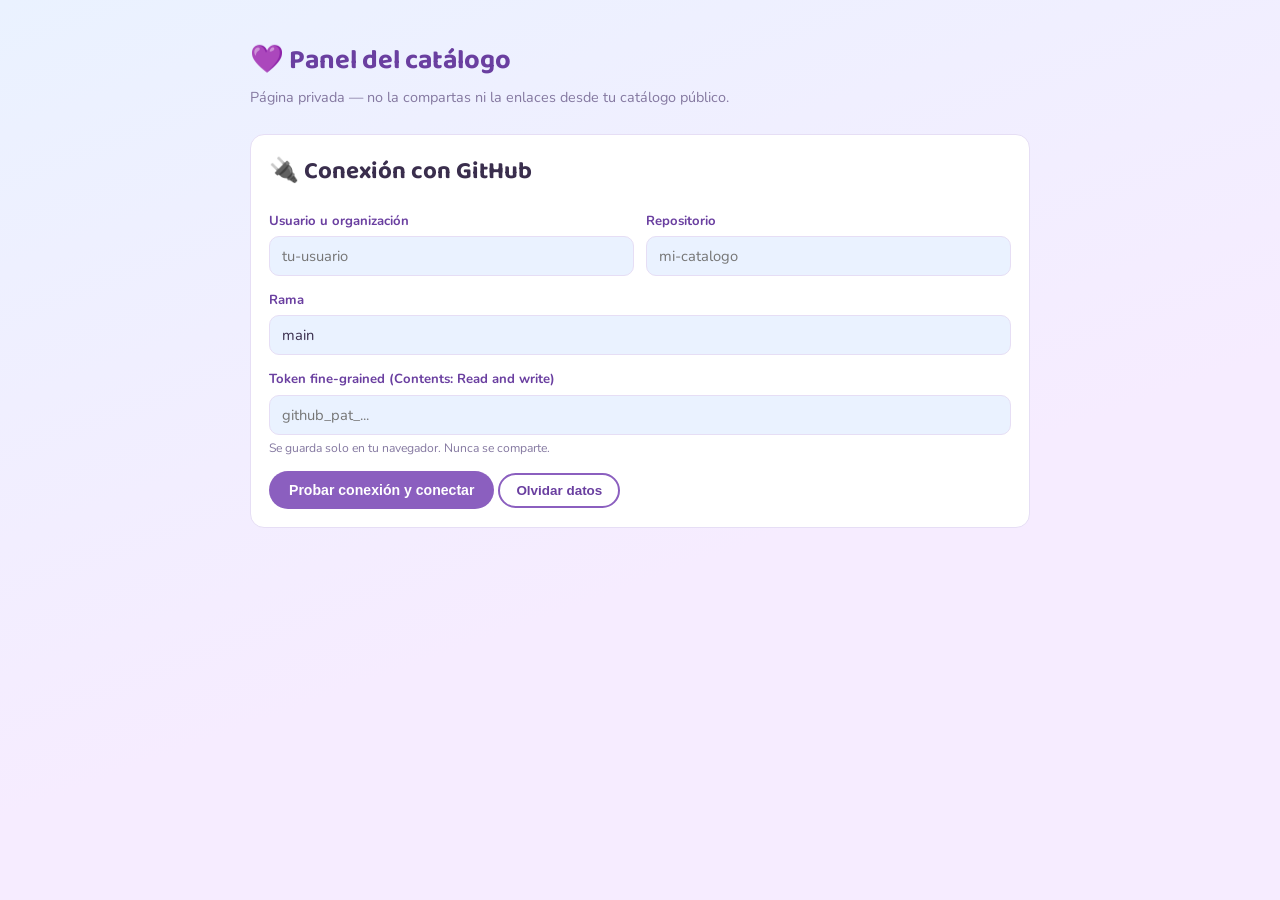
<file: admin.html>
<!DOCTYPE html>
<html lang="es">
<head>
<meta charset="UTF-8">
<meta name="viewport" content="width=device-width, initial-scale=1.0">
<title>Panel Admin — Catálogo</title>
<meta name="robots" content="noindex, nofollow">
<link rel="preconnect" href="https://fonts.googleapis.com">
<link href="https://fonts.googleapis.com/css2?family=Baloo+2:wght@600;700&family=Nunito:wght@400;600;700;800&display=swap" rel="stylesheet">
<link rel="stylesheet" href="assets/style.css">
<link rel="stylesheet" href="assets/admin.css">
</head>
<body>

<div class="admin-wrap">
  <h1>💜 Panel del catálogo</h1>
  <p class="lede">Página privada — no la compartas ni la enlaces desde tu catálogo público.</p>

  <div id="status" class="status hidden"></div>

  <div class="field" style="background:#fff; border:1px solid var(--line); border-radius:14px; padding:18px;">
    <h2 style="margin-top:0;">🔌 Conexión con GitHub</h2>
    <form id="cfg-form">
      <div class="row2">
        <div class="field"><label>Usuario u organización</label><input id="cfg-owner" required placeholder="tu-usuario"></div>
        <div class="field"><label>Repositorio</label><input id="cfg-repo" required placeholder="mi-catalogo"></div>
      </div>
      <div class="field"><label>Rama</label><input id="cfg-branch" value="main"></div>
      <div class="field">
        <label>Token fine-grained (Contents: Read and write)</label>
        <input id="cfg-token" type="password" required placeholder="github_pat_...">
        <small class="help">Se guarda solo en tu navegador. Nunca se comparte.</small>
      </div>
      <button class="btn-solid" type="submit">Probar conexión y conectar</button>
      <button class="btn-outline" type="button" id="cfg-forget">Olvidar datos</button>
    </form>
  </div>

  <div id="editor" class="hidden">
    <div class="tabs">
      <button class="btn-outline tab-btn active" data-tab="site">🖼️ Portada</button>
      <button class="btn-outline tab-btn" data-tab="cats">🗂️ Categorías</button>
      <button class="btn-outline tab-btn" data-tab="contact">✉️ Contacto</button>
      <button class="btn-outline tab-btn" data-tab="products">🎁 Productos</button>
    </div>

    <!-- SITE TAB -->
    <div class="tab-panel" data-panel="site">
      <div class="field" style="background:#fff; border:1px solid var(--line); border-radius:14px; padding:18px;">
        <h2 style="margin-top:0;">Portada</h2>
        <div class="row2">
          <div class="field"><label>Nombre de marca</label><input id="s-brand"></div>
          <div class="field"><label>Título del sitio</label><input id="s-title"></div>
        </div>
        <div class="field"><label>Bajada / tagline</label><textarea id="s-tagline"></textarea></div>
        <div class="field"><label>Texto del sello (ej: "Est. 2024")</label><input id="s-seal"></div>
        <div class="row3">
          <div class="field"><label>Badge 1</label><input id="s-badge1"></div>
          <div class="field"><label>Badge 2</label><input id="s-badge2"></div>
          <div class="field"><label>Badge 3</label><input id="s-badge3"></div>
        </div>
        <div class="field">
          <label>Imagen de portada (URL, opcional)</label>
          <input id="s-hero" placeholder="https://...">
          <small class="help">Tamaño recomendado: 1500 × 500 px (proporción 3:1). Si subís otra medida, se recorta para mantener esa proporción, así que centrá lo importante de la imagen.</small>
        </div>
        <div class="field"><label>Link de "Muestras Gratis" general</label><input id="s-samples"></div>
        <div class="field"><label>Aviso / disclaimer</label><textarea id="s-disclaimer"></textarea></div>
        <button class="btn-solid" id="save-site">Guardar portada</button>
      </div>
    </div>

    <!-- CATEGORIES TAB -->
    <div class="tab-panel hidden" data-panel="cats">
      <div class="field" style="background:#fff; border:1px solid var(--line); border-radius:14px; padding:18px;">
        <h2 style="margin-top:0;">Categorías</h2>
        <div id="cat-rows"></div>
        <button class="btn-outline" id="add-cat" type="button">+ Agregar categoría</button>
        <div style="margin-top:16px;"><button class="btn-solid" id="save-cats">Guardar categorías</button></div>
      </div>
    </div>

    <!-- CONTACT TAB -->
    <div class="tab-panel hidden" data-panel="contact">
      <div class="field" style="background:#fff; border:1px solid var(--line); border-radius:14px; padding:18px;">
        <h2 style="margin-top:0;">Contacto</h2>
        <div class="row2">
          <div class="field"><label>Email</label><input id="c-email"></div>
          <div class="field"><label>Twitter / X (URL)</label><input id="c-twitter"></div>
        </div>
        <div class="row2">
          <div class="field"><label>Instagram (URL)</label><input id="c-instagram"></div>
          <div class="field"><label>Discord (URL)</label><input id="c-discord"></div>
        </div>
        <button class="btn-solid" id="save-contact">Guardar contacto</button>
      </div>
    </div>

    <!-- PRODUCTS TAB -->
    <div class="tab-panel hidden" data-panel="products">
      <div class="field" style="background:#fff; border:1px solid var(--line); border-radius:14px; padding:18px;">
        <h2 style="margin-top:0;">Agregar nuevo pack</h2>
        <form id="add-form">
          <div class="row2">
            <div class="field"><label>Título (Español)</label><input id="new-name" required></div>
            <div class="field"><label>Categoría</label><select id="new-category"></select></div>
          </div>
          <div class="field"><label>Imagen de portada (URL)</label><input id="new-image" placeholder="https://..."></div>
          <div class="field"><label>Descripción (Español) — se muestra al hacer clic en el producto</label><textarea id="new-desc"></textarea></div>
          <div class="field"><label>Tags (separados por coma, sin traducción)</label><input id="new-tags" placeholder="cyberpunk, retratos, 24 imágenes"></div>
          <div class="row2">
            <div class="field"><label>Link de compra</label><input id="new-purchase" placeholder="https://..."></div>
            <div class="field"><label>Link de muestra gratis</label><input id="new-sample" placeholder="https://..."></div>
          </div>
          <div style="border-top:1px dashed var(--line); margin:16px 0; padding-top:14px;">
            <small class="help" style="margin-bottom:10px; display:block;">🌍 Traducciones opcionales. Si las dejás vacías, ese idioma muestra el texto en español.</small>
            <div class="field"><label>Título (English)</label><input id="new-name-en"></div>
            <div class="field"><label>Descripción (English)</label><textarea id="new-desc-en"></textarea></div>
            <div class="field"><label>Título (日本語)</label><input id="new-name-ja"></div>
            <div class="field"><label>Descripción (日本語)</label><textarea id="new-desc-ja"></textarea></div>
          </div>
          <button class="btn-solid" type="submit">Agregar a la lista</button>
        </form>
      </div>

      <div class="field" style="background:#fff; border:1px solid var(--line); border-radius:14px; padding:18px; margin-top:16px;">
        <h2 style="margin-top:0;">Packs actuales</h2>
        <div id="product-list"></div>
      </div>

      <div style="display:flex; gap:10px; margin-top:6px;">
        <button class="btn-solid" id="save-products">Guardar productos en GitHub</button>
        <button class="btn-outline" id="reload-products">Recargar desde GitHub</button>
      </div>
    </div>
  </div>
</div>

<script src="assets/admin.js"></script>
</body>
</html>
</file>
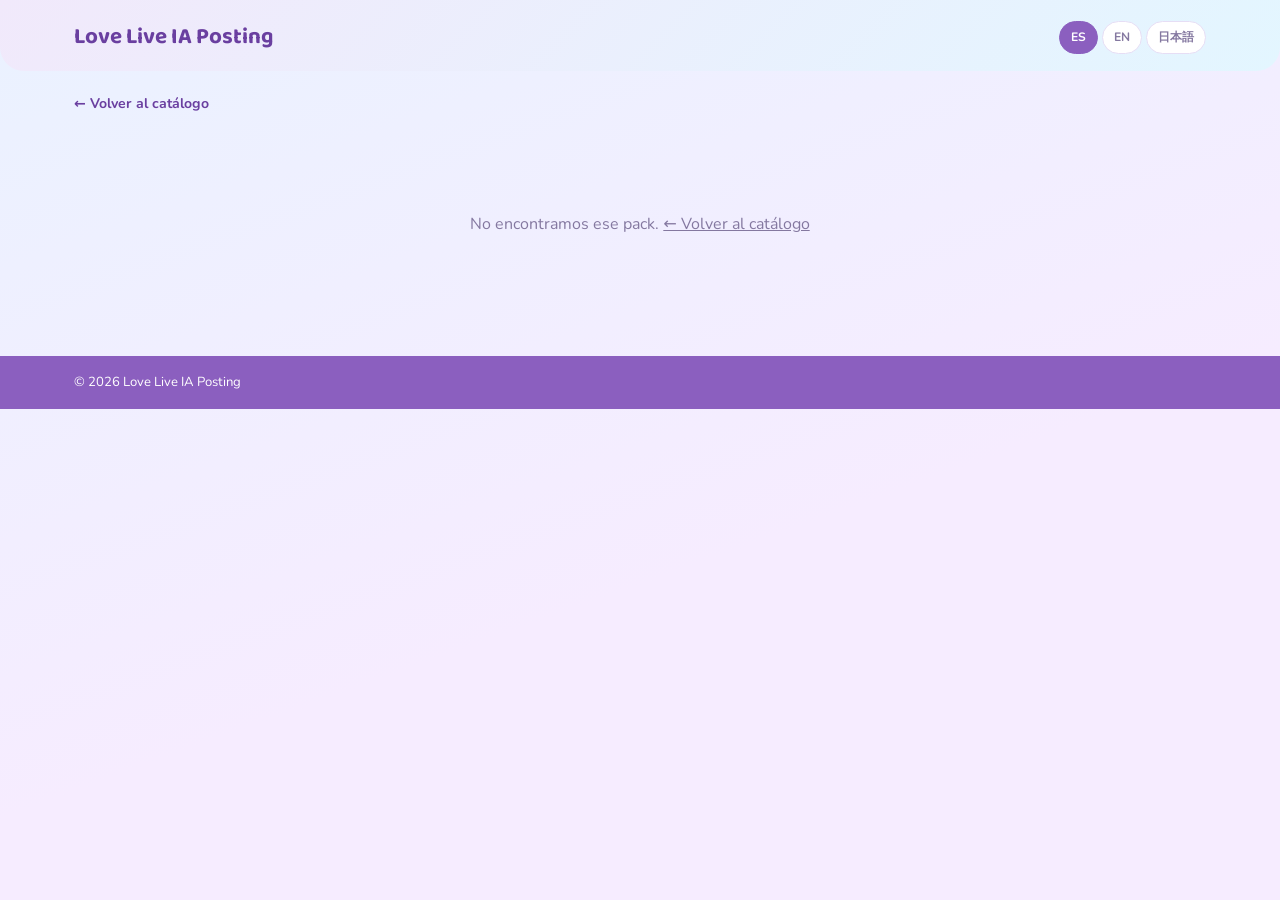
<file: producto.html>
<!DOCTYPE html>
<html lang="es">
<head>
<meta charset="UTF-8">
<meta name="viewport" content="width=device-width, initial-scale=1.0">
<title>Detalle del pack</title>
<link rel="preconnect" href="https://fonts.googleapis.com">
<link href="https://fonts.googleapis.com/css2?family=Baloo+2:wght@600;700&family=Nunito:wght@400;600;700;800&display=swap" rel="stylesheet">
<link rel="stylesheet" href="assets/style.css">
</head>
<body>

<header class="hero" style="border-radius:0 0 24px 24px; padding-bottom:16px;">
  <div class="wrap hero-inner" style="gap:16px; padding-top:20px; justify-content:space-between;">
    <p class="brand" id="brand-name" style="margin:0;">Tu Marca</p>
    <div class="lang-switch" id="lang-switch"></div>
  </div>
</header>

<div class="wrap">
  <a class="back-link" id="back-link" href="index.html">← Volver al catálogo</a>
  <div id="content">
    <p class="loading-msg" id="loading-msg">Cargando pack…</p>
  </div>

  <div id="related-wrap"></div>
</div>

<footer class="site-footer" style="margin-top:40px;">
  <div class="wrap">
    <span id="footer-brand">© 2024 Tu Marca</span>
  </div>
</footer>

<script src="assets/i18n.js"></script>
<script src="assets/product.js"></script>
</body>
</html>
</file>
<file: assets/style.css>
:root {
  --bg-a: #eaf2ff;
  --bg-b: #f6ecff;
  --surface: #ffffff;
  --text: #3a2e4d;
  --text-muted: #8478a0;
  --purple: #8b5fbf;
  --purple-dark: #6a3fa0;
  --purple-soft: #f1e9fb;
  --pink: #ff8fb1;
  --pink-soft: #ffe6ee;
  --blue: #5ec8f2;
  --blue-soft: #e3f6ff;
  --yellow: #ffd166;
  --line: #e6def5;
  --radius: 18px;
  --shadow: 0 10px 28px rgba(139, 95, 191, 0.14);
}

* { box-sizing: border-box; }

body {
  margin: 0;
  background: linear-gradient(160deg, var(--bg-a), var(--bg-b) 60%);
  background-attachment: fixed;
  color: var(--text);
  font-family: 'Nunito', system-ui, sans-serif;
  line-height: 1.55;
}

a { color: inherit; }

.wrap {
  max-width: 1180px;
  margin: 0 auto;
  padding: 0 24px;
}

h1, h2, h3 { font-family: 'Baloo 2', 'Nunito', sans-serif; }

/* ---------- Sparkle decorations ---------- */
.sparkle {
  position: absolute;
  pointer-events: none;
  opacity: 0.7;
}

/* ---------- Hero ---------- */
.hero {
  position: relative;
  overflow: hidden;
  background: linear-gradient(135deg, var(--purple-soft), var(--blue-soft));
  border-radius: 0 0 32px 32px;
  padding-bottom: 36px;
}

.hero-banner-wrap {
  width: 100%;
  aspect-ratio: 3 / 1; /* ~1500x500 */
  overflow: hidden;
  background: linear-gradient(135deg, var(--purple-soft), var(--blue-soft));
}

.hero-banner-img {
  width: 100%;
  height: 100%;
  object-fit: cover;
  display: block;
}

.hero-inner {
  display: flex;
  align-items: center;
  gap: 28px;
  flex-wrap: wrap;
  padding-top: 28px;
}

.seal {
  flex-shrink: 0;
  width: 128px;
  height: 148px;
  background: linear-gradient(160deg, var(--purple), var(--purple-dark));
  clip-path: polygon(50% 0%, 100% 20%, 100% 75%, 50% 100%, 0% 75%, 0% 20%);
  display: flex;
  align-items: center;
  justify-content: center;
  color: #fff;
  text-align: center;
  padding: 10px;
  box-shadow: var(--shadow);
}

.seal .seal-text {
  font-family: 'Baloo 2', sans-serif;
  font-size: 13px;
  line-height: 1.3;
}

.hero-text { flex: 1; min-width: 260px; }

.hero h1 {
  font-size: clamp(2.1rem, 4.4vw, 3.1rem);
  margin: 0 0 6px;
  background: linear-gradient(90deg, var(--purple-dark), var(--pink));
  -webkit-background-clip: text;
  background-clip: text;
  color: transparent;
  font-weight: 700;
}

.hero .brand {
  font-family: 'Baloo 2', sans-serif;
  font-size: 1.4rem;
  color: var(--purple-dark);
  margin: 0 0 2px;
  font-weight: 700;
}

.hero .tagline {
  color: var(--text-muted);
  font-size: 1.02rem;
  margin: 6px 0 16px;
  max-width: 52ch;
}

.badges { display: flex; gap: 10px; flex-wrap: wrap; }

.badge-pill {
  font-size: 0.82rem;
  font-weight: 700;
  padding: 7px 16px;
  border-radius: 100px;
  color: #fff;
}

.badge-pill:nth-child(1) { background: var(--purple); }
.badge-pill:nth-child(2) { background: var(--blue); }
.badge-pill:nth-child(3) { background: var(--pink); }

/* ---------- Nav ---------- */
nav.topnav {
  background: var(--surface);
  border-radius: var(--radius);
  box-shadow: var(--shadow);
  margin: -22px 24px 0;
  padding: 10px 18px;
  display: flex;
  align-items: center;
  gap: 6px;
  flex-wrap: wrap;
  position: relative;
  z-index: 5;
}

nav.topnav .nav-link {
  text-decoration: none;
  color: var(--text);
  font-weight: 700;
  font-size: 0.88rem;
  padding: 9px 14px;
  border-radius: 100px;
  display: flex;
  align-items: center;
  gap: 6px;
}

nav.topnav .nav-link:hover { background: var(--purple-soft); }
nav.topnav .nav-link.active { background: var(--purple); color: #fff; }

nav.topnav .search {
  margin-left: auto;
  border: 1px solid var(--line);
  border-radius: 100px;
  padding: 8px 14px;
  font-size: 0.85rem;
  min-width: 180px;
  background: var(--bg-a);
}

.lang-switch { display: flex; gap: 4px; margin-left: 10px; }

.lang-btn {
  border: 1px solid var(--line);
  background: #fff;
  color: var(--text-muted);
  font-family: 'Nunito', sans-serif;
  font-weight: 700;
  font-size: 0.76rem;
  padding: 7px 11px;
  border-radius: 100px;
  cursor: pointer;
}

.lang-btn:hover { border-color: var(--purple); }
.lang-btn.active { background: var(--purple); color: #fff; border-color: var(--purple); }

/* ---------- Layout ---------- */
.layout {
  display: grid;
  grid-template-columns: 250px 1fr;
  gap: 26px;
  padding: 34px 0 20px;
  align-items: start;
}

@media (max-width: 860px) {
  .layout { grid-template-columns: 1fr; }
}

.panel-card {
  background: var(--surface);
  border-radius: var(--radius);
  box-shadow: var(--shadow);
  padding: 20px;
}

.panel-card h2 {
  font-size: 1.02rem;
  color: var(--purple-dark);
  margin: 0 0 14px;
  display: flex;
  align-items: center;
  gap: 8px;
}

.cat-list { list-style: none; margin: 0; padding: 0; display: flex; flex-direction: column; gap: 4px; }

.cat-list button {
  width: 100%;
  display: flex;
  justify-content: space-between;
  align-items: center;
  background: none;
  border: none;
  text-align: left;
  padding: 10px 12px;
  border-radius: 12px;
  font-family: 'Nunito', sans-serif;
  font-weight: 700;
  font-size: 0.9rem;
  color: var(--text);
  cursor: pointer;
}

.cat-list button:hover { background: var(--purple-soft); }
.cat-list button.active { background: var(--purple); color: #fff; }

.cat-list .count {
  font-size: 0.75rem;
  background: var(--bg-a);
  color: var(--purple-dark);
  border-radius: 100px;
  padding: 2px 9px;
}

.cat-list button.active .count { background: rgba(255,255,255,0.25); color: #fff; }

.info-box {
  color: var(--text-muted);
  font-size: 0.85rem;
  margin-top: 18px;
}

/* ---------- Product grid ---------- */
.section-title {
  font-size: 1.15rem;
  color: var(--purple-dark);
  margin: 0 0 16px;
}

.grid {
  display: grid;
  grid-template-columns: repeat(auto-fill, minmax(250px, 1fr));
  gap: 22px;
}

.card {
  background: var(--surface);
  border-radius: var(--radius);
  box-shadow: var(--shadow);
  overflow: hidden;
  text-decoration: none;
  color: var(--text);
  display: flex;
  flex-direction: column;
  transition: transform .18s ease;
}

.card:hover { transform: translateY(-4px); }

.card .thumb-wrap { position: relative; }

.card .thumb {
  width: 100%;
  aspect-ratio: 1 / 1;
  object-fit: cover;
  display: block;
  background: var(--purple-soft);
}

.card .cat-badge {
  position: absolute;
  top: 10px;
  left: 10px;
  background: var(--purple);
  color: #fff;
  font-size: 0.7rem;
  font-weight: 700;
  padding: 4px 10px;
  border-radius: 100px;
}

.card .body { padding: 14px 16px 16px; display: flex; flex-direction: column; gap: 8px; flex: 1; }

.card h3 { font-size: 1.02rem; margin: 0; }

.tags { display: flex; gap: 5px; flex-wrap: wrap; }

.tag {
  font-size: 0.68rem;
  font-weight: 700;
  background: var(--pink-soft);
  color: var(--pink);
  padding: 3px 9px;
  border-radius: 100px;
}

.card .more-btn {
  margin-top: auto;
  background: var(--purple);
  color: #fff;
  text-align: center;
  font-weight: 700;
  font-size: 0.84rem;
  padding: 9px;
  border-radius: 100px;
}

.empty {
  grid-column: 1 / -1;
  text-align: center;
  color: var(--text-muted);
  padding: 50px 0;
}

/* ---------- Bottom info sections ---------- */
.info-grid {
  display: grid;
  grid-template-columns: repeat(3, 1fr);
  gap: 20px;
  padding: 8px 0 44px;
}

@media (max-width: 860px) { .info-grid { grid-template-columns: 1fr; } }

.info-grid .panel-card p { color: var(--text-muted); font-size: 0.88rem; margin: 4px 0 0; }

.steps { list-style: none; margin: 0; padding: 0; display: flex; flex-direction: column; gap: 12px; }
.steps li { display: flex; gap: 10px; }
.steps .num {
  flex-shrink: 0;
  width: 24px; height: 24px;
  background: var(--purple);
  color: #fff;
  border-radius: 50%;
  display: flex; align-items: center; justify-content: center;
  font-size: 0.75rem; font-weight: 700;
}
.steps strong { display: block; font-size: 0.88rem; }
.steps span { color: var(--text-muted); font-size: 0.82rem; }

.cta-btn {
  display: inline-block;
  background: var(--purple);
  color: #fff;
  font-weight: 700;
  font-size: 0.85rem;
  padding: 10px 20px;
  border-radius: 100px;
  text-decoration: none;
  margin-top: 10px;
}

/* ---------- Footer ---------- */
footer.site-footer {
  background: var(--purple);
  color: #fff;
  padding: 16px 0;
  font-size: 0.82rem;
  text-align: center;
}

footer.site-footer .wrap {
  display: flex;
  justify-content: space-between;
  align-items: center;
  flex-wrap: wrap;
  gap: 8px;
}

footer.site-footer a { text-decoration: none; opacity: 0.9; margin-left: 10px; }

/* ---------- Product detail page ---------- */
.product-detail {
  display: grid;
  grid-template-columns: 1fr 1fr;
  gap: 34px;
  padding: 34px 0 60px;
}

@media (max-width: 860px) { .product-detail { grid-template-columns: 1fr; } }

.product-detail img.main-image {
  width: 100%;
  border-radius: var(--radius);
  box-shadow: var(--shadow);
  object-fit: cover;
  aspect-ratio: 1/1;
}

.back-link {
  display: inline-flex;
  align-items: center;
  gap: 6px;
  color: var(--purple-dark);
  font-weight: 700;
  text-decoration: none;
  font-size: 0.88rem;
  margin: 22px 0 0;
}

.product-detail h1 { font-size: 1.9rem; margin: 6px 0 10px; color: var(--purple-dark); }

.product-detail .desc { color: var(--text); font-size: 0.98rem; margin-bottom: 18px; }

.product-detail .actions { display: flex; gap: 12px; flex-wrap: wrap; margin-top: 10px; }

.btn-lg {
  padding: 13px 24px;
  border-radius: 100px;
  font-weight: 700;
  text-decoration: none;
  font-size: 0.92rem;
}

.btn-lg.primary { background: var(--purple); color: #fff; }
.btn-lg.ghost { background: var(--surface); border: 2px solid var(--purple); color: var(--purple-dark); }

.related-title { margin-top: 30px; }

.loading-msg, .notfound { text-align: center; padding: 80px 0; color: var(--text-muted); }
</file>
<file: assets/admin.css>
.admin-wrap { max-width: 820px; margin: 0 auto; padding: 40px 20px 100px; }
.admin-wrap h1 { color: var(--purple-dark); font-size: 1.7rem; margin: 0 0 4px; }
.admin-wrap .lede { color: var(--text-muted); font-size: 0.9rem; margin: 0 0 26px; }

.field { margin-bottom: 14px; }
.field label { display: block; font-size: 0.82rem; font-weight: 700; color: var(--purple-dark); margin-bottom: 5px; }
.field input, .field textarea, .field select {
  width: 100%; border: 1px solid var(--line); border-radius: 10px;
  padding: 9px 12px; font-family: 'Nunito', sans-serif; font-size: 0.92rem;
  background: var(--bg-a); color: var(--text);
}
.field textarea { min-height: 70px; resize: vertical; }
.field small.help { display: block; color: var(--text-muted); font-size: 0.76rem; margin-top: 4px; }
.row2 { display: grid; grid-template-columns: 1fr 1fr; gap: 12px; }
.row3 { display: grid; grid-template-columns: 1fr 1fr 1fr; gap: 12px; }

button.btn-solid {
  background: var(--purple); color: #fff; border: none; font-weight: 700;
  font-size: 0.88rem; padding: 11px 20px; border-radius: 100px; cursor: pointer;
}
button.btn-outline {
  background: #fff; border: 2px solid var(--purple); color: var(--purple-dark);
  font-size: 0.84rem; padding: 8px 16px; border-radius: 100px; cursor: pointer; font-weight: 700;
}
button.btn-danger {
  background: transparent; border: 1px solid #e08a8a; color: #c95c5c;
  font-size: 0.78rem; padding: 6px 12px; border-radius: 100px; cursor: pointer;
}

.product-item { border: 1px solid var(--line); border-radius: 14px; padding: 16px 18px; margin-bottom: 12px; background: #fff; }
.product-item .top { display: flex; justify-content: space-between; align-items: center; margin-bottom: 10px; }
.product-item .top strong { font-family: 'Baloo 2', sans-serif; color: var(--purple-dark); }

.cat-editor-row { display: grid; grid-template-columns: 50px 1fr 1fr 40px; gap: 8px; margin-bottom: 8px; align-items: center; }

.status { font-size: 13px; padding: 12px 16px; border-radius: 12px; margin-bottom: 18px; font-weight: 700; }
.status.ok { background: #e3f7e9; color: #2f9e5c; }
.status.err { background: #ffe6e6; color: #c94848; }
.status.info { background: var(--purple-soft); color: var(--purple-dark); }

.hidden { display: none !important; }
.tabs { display: flex; gap: 8px; margin-bottom: 20px; }
.tabs button { flex: none; }
.tab-panel.hidden { display: none; }
</file>
